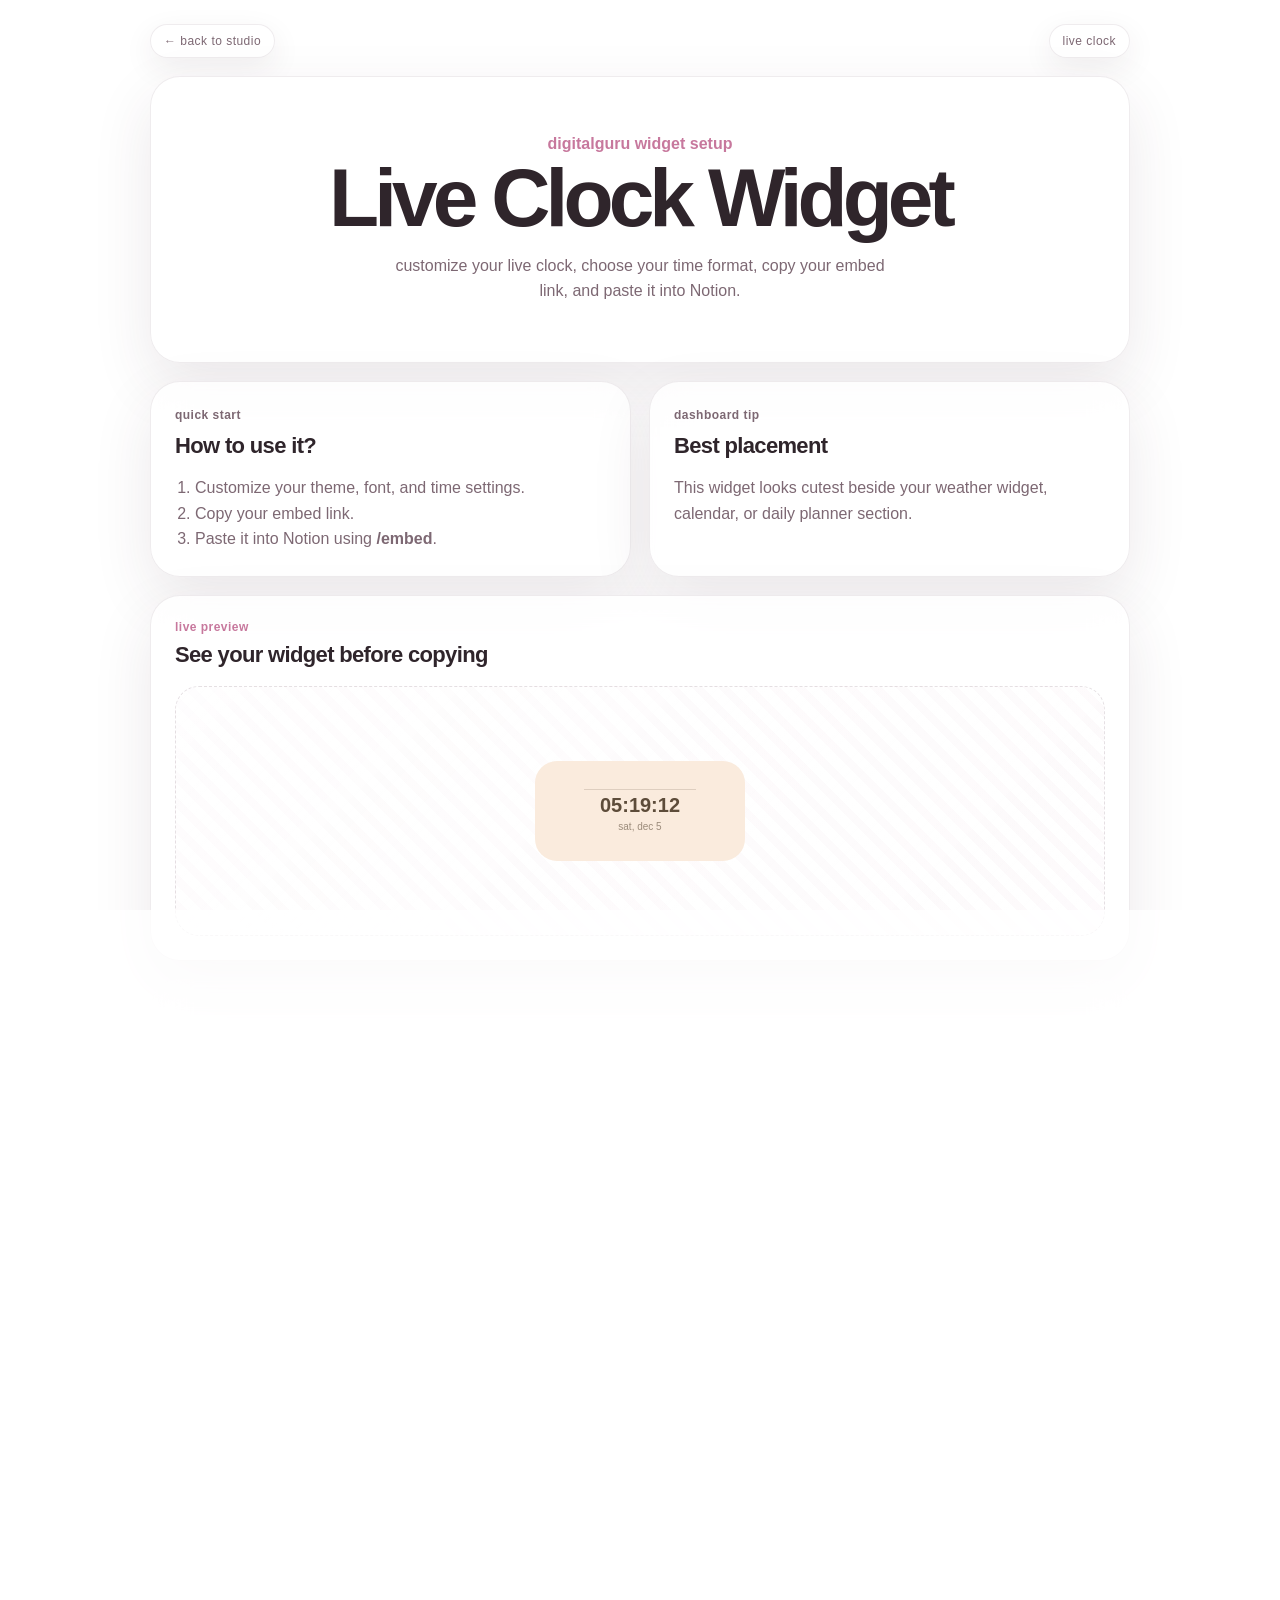
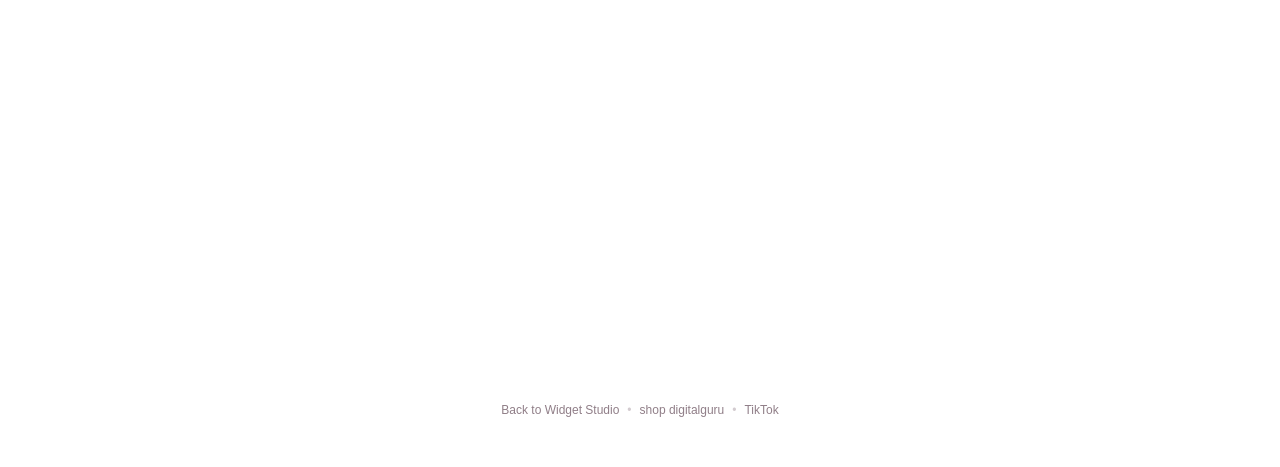
<file: index.html>
<!DOCTYPE html>
<html lang="en">
<head>
  <meta charset="UTF-8" />
  <meta name="viewport" content="width=device-width, initial-scale=1" />
  <title>DigitalGuru's Live Clock Widget</title>
  <link rel="stylesheet" href="style.css" />
</head>

<body>
  <main class="builder-page">
    <section class="builder-ui">

      <header class="builder-nav">
        <a href="https://digitalforguru.github.io/digitalguru-notion-widget-claim-hub/" class="back-link">← back to studio</a>
        <span class="status-pill">live clock</span>
      </header>

      <section class="hero-card">
        <p class="eyebrow">digitalguru widget setup</p>
        <h1>Live Clock Widget</h1>
        <p class="hero-subtitle">
          customize your live clock, choose your time format, copy your embed link, and paste it into Notion.
        </p>
      </section>

      <section class="guide-grid">
        <div class="info-card">
          <p class="section-label">quick start</p>
          <h2>How to use it?</h2>
          <ol>
            <li>Customize your theme, font, and time settings.</li>
            <li>Copy your embed link.</li>
            <li>Paste it into Notion using <strong>/embed</strong>.</li>
          </ol>
        </div>

        <div class="info-card">
          <p class="section-label">dashboard tip</p>
          <h2>Best placement</h2>
          <p>This widget looks cutest beside your weather widget, calendar, or daily planner section.</p>
        </div>
      </section>

      <section class="preview-card">
        <div class="section-heading">
          <p class="section-label">live preview</p>
          <h2>See your widget before copying</h2>
        </div>

        <div class="preview-frame">
          <div id="previewWidget" class="widget pink small-square">
            <div class="widget-content">
              <div class="divider-line"></div>
              <div id="previewClock" class="clock-display">00:00:00</div>
              <div id="previewDate" class="date-display"></div>
            </div>
          </div>
        </div>
      </section>

      <section class="customize-card">
        <div class="section-heading">
          <p class="section-label">customize</p>
          <h2>Make it match your dashboard</h2>
        </div>

        <div class="control-panel">
          <div class="top-left-controls">
            <div id="sizeBtn" class="btn size-btn" title="time">⩇⩇:⩇⩇</div>
            <div id="themeBtn" class="btn theme-btn" title="select theme"></div>
            <div id="appearanceToggle" class="btn appearance-toggle-btn" title="background">bg</div>
            <div id="fontToggle" class="btn font-toggle-btn" title="font">Aa</div>
          </div>

          <div id="sizeOptions" class="theme-options hidden">
            <div class="size-option" data-format="12hr">12hr</div>
            <div class="size-option" data-format="24hr">24hr</div>
            <div class="size-option" data-seconds="show">show seconds</div>
            <div class="size-option" data-seconds="hide">hide seconds</div>
          </div>

          <div id="themeOptions" class="theme-options hidden">
            <div class="theme-circle pink" data-theme="pink"></div>
            <div class="theme-circle beige" data-theme="beige"></div>
            <div class="theme-circle blue" data-theme="blue"></div>
            <div class="theme-circle green" data-theme="green"></div>
            <div class="theme-circle black" data-theme="black"></div>
            <div class="theme-circle white" data-theme="white"></div>
          </div>

          <div id="appearanceOptions" class="theme-options hidden appearance-options">
            <div class="appearance-option" data-appearance="light">light</div>
            <div class="appearance-option" data-appearance="dark">dark</div>
            <div class="appearance-option" data-appearance="system">system</div>
          </div>

          <div id="fontOptions" class="theme-options hidden">
            <div class="font-option" data-font="default">default</div>
            <div class="font-option" data-font="serif">serif</div>
            <div class="font-option" data-font="mono">mono</div>
          </div>
        </div>
      </section>

      <section class="setup-card">
        <div class="section-heading">
          <p class="section-label">embed</p>
          <h2>Copy your Notion link</h2>
        </div>

        <button id="copyLinkBtn" class="copy-btn">
          copy my embed Notion link .ᐟ.ᐟ
        </button>

        <p id="copyMessage" class="copy-message hidden">
          copied! paste into Notion .ᐟ.ᐟ
        </p>
      </section>

      <section class="faq-card">
        <p class="section-label">help</p>
        <h2>FAQ</h2>

        <details>
          <summary>How do I add this to Notion?</summary>
          <p>Copy your embed link, go to Notion, type /embed, paste the link, and confirm!</p>
        </details>

        <details>
          <summary>Can I change the time format later?</summary>
          <p>Yes! Come back to this builder page, update your clock settings, and copy the new link.</p>
        </details>

        <details>
          <summary>Will the time update live?</summary>
          <p>Yes, the clock updates automatically while it is open in Notion.</p>
        </details>
      </section>

      <section class="updates-card">
        <p class="section-label">recent updates</p>
        <h2>Live Clock Widget v1.0</h2>
        <ul>
          <li>Added 12hr and 24hr time options.</li>
          <li>Added show/hide seconds settings.</li>
          <li>Added matching Notion-style themes and fonts.</li>
        </ul>
      </section>

      <footer class="footer-links">
        <a href="https://digitalforguru.github.io/digitalguru-notion-widget-claim-hub/" class="footer-link">Back to Widget Studio</a>
        <span class="divider">•</span>
        <a href="https://stan.store/digitalforguru" target="_blank" class="footer-link">shop digitalguru</a>
        <span class="divider">•</span>
        <a href="https://tiktok.com/@digitaluru" target="_blank" class="footer-link">TikTok</a>
      </footer>

    </section>
  </main>

  <div id="widget" class="widget pink small-square embed-widget">
    <div class="widget-content">
      <div class="divider-line"></div>
      <div id="clock" class="clock-display">00:00:00</div>
      <div id="date" class="date-display"></div>
    </div>
  </div>

  <script src="clock.js"></script>
</body>
</html>
</file>
<file: style.css>
* {
  box-sizing: border-box;
  -webkit-font-smoothing: antialiased;
  -moz-osx-font-smoothing: grayscale;
}

:root {
  --page-bg: #ffffff;
  --text: #2f252b;
  --muted: #7d6873;
  --card-bg: rgba(255, 255, 255, 0.78);
  --card-border: rgba(80, 45, 65, 0.09);
  --shadow: 0 22px 60px rgba(70, 35, 55, 0.10);
  --soft-shadow: 0 10px 30px rgba(70, 35, 55, 0.08);
  --accent: #c7789d;
  --panel-bg: rgba(255, 255, 255, 0.95);
  --panel-text: #444;
  --panel-border: rgba(0, 0, 0, 0.08);
}

html,
body {
  margin: 0 !important;
  padding: 0 !important;
  min-height: 100%;
  background: var(--page-bg) !important;
}

body {
  font-family: 'Satoshi', ui-sans-serif, -apple-system, BlinkMacSystemFont, "Segoe UI", sans-serif;
  color: var(--text);
  overflow-x: hidden;
}

body::before {
  content: "";
  position: fixed;
  inset: 0;
  pointer-events: none;
  background:
    radial-gradient(circle at top left, rgba(244, 223, 235, 0.9), transparent 34%),
    radial-gradient(circle at bottom right, rgba(221, 235, 241, 0.75), transparent 35%);
  z-index: -1;
}

.hidden {
  display: none !important;
}

/* PAGE */

.builder-page {
  width: 100%;
  min-height: 100vh;
  padding: 24px 18px 50px;
}

.builder-ui {
  width: min(980px, 100%);
  margin: 0 auto;
  display: flex;
  flex-direction: column;
  gap: 18px;
}

.builder-nav {
  display: flex;
  justify-content: space-between;
  align-items: center;
  gap: 12px;
}

.back-link,
.footer-link {
  color: inherit;
  text-decoration: none;
}

.back-link,
.status-pill,
.section-label {
  font-size: 12px;
  text-transform: lowercase;
  letter-spacing: 0.04em;
}

.back-link,
.status-pill {
  padding: 9px 13px;
  border-radius: 999px;
  background: var(--card-bg);
  border: 1px solid var(--card-border);
  box-shadow: var(--soft-shadow);
  color: var(--muted);
}

.hero-card,
.preview-card,
.customize-card,
.setup-card,
.info-card,
.faq-card,
.updates-card {
  border-radius: 30px;
  background: var(--card-bg);
  border: 1px solid var(--card-border);
  box-shadow: var(--shadow);
  backdrop-filter: blur(18px);
}

.hero-card {
  padding: clamp(28px, 6vw, 58px);
  text-align: center;
}

.eyebrow,
.section-label {
  color: var(--accent);
  font-weight: 800;
  margin: 0 0 8px;
}

.hero-card h1 {
  margin: 0;
  font-size: clamp(42px, 8vw, 82px);
  line-height: 0.9;
  letter-spacing: -0.06em;
}

.hero-subtitle {
  max-width: 520px;
  margin: 18px auto 0;
  color: var(--muted);
  font-size: 16px;
  line-height: 1.6;
}

.preview-card,
.customize-card,
.setup-card,
.faq-card,
.updates-card {
  padding: 24px;
}

.section-heading {
  margin-bottom: 18px;
}

.section-heading h2,
.info-card h2,
.faq-card h2,
.updates-card h2 {
  margin: 0;
  font-size: 22px;
  letter-spacing: -0.03em;
}

.preview-frame {
  min-height: 250px;
  border-radius: 24px;
  background:
    linear-gradient(135deg, rgba(255,255,255,0.72), rgba(255,255,255,0.36)),
    repeating-linear-gradient(
      45deg,
      rgba(199,120,157,0.06) 0,
      rgba(199,120,157,0.06) 8px,
      transparent 8px,
      transparent 18px
    );
  border: 1px dashed rgba(80, 45, 65, 0.14);
  display: flex;
  justify-content: center;
  align-items: center;
  padding: 28px;
}

/* WIDGET */

.widget {
  border-radius: 22px;
  padding: 14px 12px;
  width: 210px;
  height: 100px;
  position: relative;
  display: flex;
  justify-content: center;
  align-items: center;
  text-align: center;
  font-size: 0.8rem;
  text-transform: lowercase;
  user-select: none;
  transition: transform 0.25s ease;
  box-shadow: none;
}

.widget.pink { background-color: #f4dfeb; color: #60355c; }
.widget.beige { background-color: #faebdd; color: #5d4c3a; }
.widget.blue { background-color: #ddebf1; color: #4b5c74; }
.widget.green { background-color: #ddedea; color: #5b6c5a; }
.widget.black { background-color: #17171a; color: #f5f3f1; }
.widget.white { background-color: #f8f6f3; color: #252225; }

.widget-content {
  width: 100%;
  display: flex;
  flex-direction: column;
  align-items: center;
  gap: 4px;
}

.widget-title {
  font-size: 12px;
  font-weight: 600;
  opacity: 0.7;
}

.divider-line {
  width: 60%;
  height: 1px;
  background: currentColor;
  opacity: 0.18;
}

#clock,
#previewClock {
  font-size: 20px;
  font-weight: 600;
  margin: 0;
}

#date,
#previewDate {
  font-size: 10px;
  opacity: 0.6;
  margin: 0;
}

/* CONTROLS */

.control-panel {
  position: relative;
  min-height: 180px;
  display: grid;
  place-items: center;
  gap: 14px;
}

.top-left-controls {
  position: relative;
  display: flex;
  gap: 12px;
  justify-content: center;
  align-items: center;
  flex-wrap: wrap;
}

.btn {
  cursor: pointer;
  width: 56px;
  height: 56px;
  border-radius: 18px;
  background: var(--panel-bg);
  color: var(--panel-text);
  border: 1px solid var(--panel-border);
  backdrop-filter: blur(12px);
  box-shadow: var(--soft-shadow);
  display: flex;
  align-items: center;
  justify-content: center;
  transition: transform 0.2s ease, opacity 0.2s ease;
}

.btn:hover {
  transform: translateY(-2px) scale(1.04);
}

.size-btn {
  font-size: 12px;
  font-weight: 700;
}

.theme-btn {
  width: 56px;
  height: 56px;
  border-radius: 18px;
  background-color: var(--theme-color, #f4dfeb);
}

.appearance-toggle-btn,
.font-toggle-btn {
  font-size: 13px;
  font-weight: 700;
}

.theme-options {
  position: absolute;
  top: 62%;
  left: 50%;
  transform: translate(-50%, -50%);
  z-index: 100;
  display: flex;
  align-items: center;
  gap: 10px;
  padding: 14px;
  border-radius: 18px;
  background: var(--panel-bg);
  color: var(--panel-text);
  border: 1px solid var(--panel-border);
  backdrop-filter: blur(16px);
  box-shadow: 0 18px 40px rgba(0,0,0,0.12);
}

.theme-options::before {
  content: "select theme";
  font-size: 11px;
  opacity: 0.6;
  white-space: nowrap;
}

#sizeOptions::before {
  content: "time settings";
}

.appearance-options::before {
  content: "background";
}

.theme-circle {
  width: 24px;
  height: 24px;
  border-radius: 50%;
  cursor: pointer;
  border: 2px solid rgba(0,0,0,0.08);
  transition: transform 0.2s ease, box-shadow 0.2s ease;
}

.theme-circle:hover {
  transform: scale(1.18);
  box-shadow: 0 6px 14px rgba(0,0,0,0.15);
}

.theme-circle.pink { background-color: #f4dfeb; }
.theme-circle.beige { background-color: #faebdd; }
.theme-circle.blue { background-color: #ddebf1; }
.theme-circle.green { background-color: #ddedea; }
.theme-circle.black { background: #17171a; }
.theme-circle.white {
  background: #f8f6f3;
  border: 1px solid rgba(0,0,0,0.08);
}

.theme-circle.active {
  border: 2px solid #333;
  transform: scale(1.15);
}

.font-option,
.appearance-option,
.size-option {
  font-size: 12px;
  padding: 7px 12px;
  border-radius: 999px;
  cursor: pointer;
  background: rgba(255,255,255,0.65);
  color: inherit;
  border: 1px solid var(--panel-border);
  transition: transform 0.2s ease, background 0.2s ease;
  white-space: nowrap;
}

.font-option:hover,
.appearance-option:hover,
.size-option:hover {
  transform: scale(1.05);
  background: rgba(255,255,255,0.9);
}

.font-option[data-font="default"] {
  font-family: ui-sans-serif, -apple-system, BlinkMacSystemFont, "Segoe UI", sans-serif;
}

.font-option[data-font="serif"] {
  font-family: Georgia, serif;
}

.font-option[data-font="mono"] {
  font-family: ui-monospace, SFMono-Regular, Menlo, monospace;
}

/* EMBED + GUIDE */

.copy-btn {
  width: 100%;
  padding: 14px 18px;
  font-size: 14px;
  border-radius: 18px;
  border: 1px solid var(--panel-border);
  cursor: pointer;
  background: var(--panel-bg);
  color: var(--panel-text);
  box-shadow: var(--soft-shadow);
  transition: transform 0.2s ease, opacity 0.2s ease;
}

.copy-btn:hover {
  transform: translateY(-2px);
  opacity: 0.9;
}

.copy-message {
  margin: 10px 0 0;
  font-size: 12px;
  color: var(--muted);
  opacity: 0;
  transition: opacity 0.3s ease;
  text-align: center;
}

.copy-message.show {
  opacity: 1;
}

.guide-grid {
  display: grid;
  grid-template-columns: 1fr 1fr;
  gap: 18px;
}

.info-card {
  padding: 24px;
}

.info-card p,
.info-card li,
.faq-card p,
.updates-card li {
  color: var(--muted);
  line-height: 1.6;
}

.info-card ol,
.updates-card ul {
  padding-left: 20px;
  margin-bottom: 0;
}

.faq-card details {
  margin-top: 12px;
  padding: 16px;
  border-radius: 18px;
  background: rgba(255,255,255,0.48);
  border: 1px solid var(--card-border);
}

.faq-card summary {
  cursor: pointer;
  font-weight: 700;
}

.footer-links {
  margin-top: 8px;
  display: flex;
  align-items: center;
  justify-content: center;
  flex-wrap: wrap;
  gap: 8px;
  font-size: 12px;
  color: var(--muted);
  opacity: 0.85;
}

.footer-link:hover {
  opacity: 1;
  transform: translateY(-1px);
}

.divider {
  opacity: 0.4;
}

/* APPEARANCE */

body.appearance-light {
  --page-bg: #ffffff;
  --panel-bg: rgba(255,255,255,0.95);
  --panel-text: #444;
  --panel-border: rgba(0,0,0,0.08);
}

body.appearance-dark {
  --page-bg: #191919;
  --text: #f6f1f4;
  --muted: #c9b8c1;
  --card-bg: rgba(25,25,25,0.82);
  --card-border: rgba(255,255,255,0.09);
  --panel-bg: rgba(25,25,25,0.95);
  --panel-text: #f5f5f5;
  --panel-border: rgba(255,255,255,0.1);
}

body.appearance-dark::before {
  background:
    radial-gradient(circle at top left, rgba(104, 65, 86, 0.45), transparent 34%),
    radial-gradient(circle at bottom right, rgba(54, 76, 86, 0.38), transparent 35%);
}

body.appearance-dark .font-option,
body.appearance-dark .appearance-option,
body.appearance-dark .size-option {
  background: rgba(255,255,255,0.08);
}

body.appearance-dark .font-option:hover,
body.appearance-dark .appearance-option:hover,
body.appearance-dark .size-option:hover {
  background: rgba(255,255,255,0.15);
}

@media (prefers-color-scheme: light) {
  body.appearance-system {
    --page-bg: #ffffff;
    --panel-bg: rgba(255,255,255,0.95);
    --panel-text: #444;
    --panel-border: rgba(0,0,0,0.08);
  }
}

@media (prefers-color-scheme: dark) {
  body.appearance-system {
    --page-bg: #191919;
    --text: #f6f1f4;
    --muted: #c9b8c1;
    --card-bg: rgba(25,25,25,0.82);
    --card-border: rgba(255,255,255,0.09);
    --panel-bg: rgba(25,25,25,0.95);
    --panel-text: #f5f5f5;
    --panel-border: rgba(255,255,255,0.1);
  }
}

body.appearance-dark .faq-card details {
  background: rgba(0,0,0,0.22);
  border-color: rgba(255,255,255,0.06);
}

body.appearance-dark .hero-card {
  background: rgba(20,20,20,0.88);
}

body.appearance-dark .preview-card,
body.appearance-dark .customize-card,
body.appearance-dark .setup-card,
body.appearance-dark .info-card,
body.appearance-dark .faq-card,
body.appearance-dark .updates-card {
  background: rgba(28,28,28,0.82);
}

body.appearance-dark .preview-frame {
  background:
    linear-gradient(
      135deg,
      rgba(28,28,28,0.92),
      rgba(18,18,18,0.86)
    ),
    repeating-linear-gradient(
      45deg,
      rgba(199,120,157,0.12) 0,
      rgba(199,120,157,0.12) 8px,
      transparent 8px,
      transparent 18px
    );
  border: 1px dashed rgba(255,255,255,0.08);
  box-shadow: inset 0 1px 0 rgba(255,255,255,0.03);
}

@media (prefers-color-scheme: dark) {
  body.appearance-system .faq-card details {
    background: rgba(0,0,0,0.22);
    border-color: rgba(255,255,255,0.06);
  }

  body.appearance-system .hero-card {
    background: rgba(20,20,20,0.88);
  }

  body.appearance-system .preview-card,
  body.appearance-system .customize-card,
  body.appearance-system .setup-card,
  body.appearance-system .info-card,
  body.appearance-system .faq-card,
  body.appearance-system .updates-card {
    background: rgba(28,28,28,0.82);
  }

  body.appearance-system .preview-frame {
    background:
      linear-gradient(
        135deg,
        rgba(28,28,28,0.92),
        rgba(18,18,18,0.86)
      ),
      repeating-linear-gradient(
        45deg,
        rgba(199,120,157,0.12) 0,
        rgba(199,120,157,0.12) 8px,
        transparent 8px,
        transparent 18px
      );
    border: 1px dashed rgba(255,255,255,0.08);
    box-shadow: inset 0 1px 0 rgba(255,255,255,0.03);
  }
}

@media (prefers-color-scheme: dark) {
  body.appearance-system .font-option,
  body.appearance-system .appearance-option,
  body.appearance-system .size-option {
    background: rgba(255,255,255,0.08);
    color: var(--panel-text);
    border-color: rgba(255,255,255,0.1);
  }

  body.appearance-system .font-option:hover,
  body.appearance-system .appearance-option:hover,
  body.appearance-system .size-option:hover {
    background: rgba(255,255,255,0.15);
  }
}

/* EMBED MODE */

.embed-widget {
  display: none;
}

html.embed-mode,
html.embed-mode body {
  width: 210px !important;
  height: 100px !important;
  min-width: 210px !important;
  min-height: 100px !important;
  max-width: 210px !important;
  max-height: 100px !important;
  margin: 0 !important;
  padding: 0 !important;
  overflow: hidden !important;
  border-radius: 22px !important;
}

html.embed-mode {
  background: transparent !important;
  background-color: transparent !important;
}

html.embed-mode body {
  background: var(--page-bg) !important;
  background-color: var(--page-bg) !important;
}

html.embed-mode body::before {
  display: none !important;
}

html.embed-mode .builder-page {
  display: none !important;
}

html.embed-mode .embed-widget {
  display: flex !important;
  width: 210px !important;
  height: 100px !important;
  border-radius: 20px !important;
  overflow: hidden !important;
  margin: 0 !important;
}

/* MOBILE */

@media (max-width: 700px) {
  .builder-page {
    padding: 16px 12px 36px;
  }

  .builder-nav {
    align-items: flex-start;
    flex-direction: column;
  }

  .hero-card,
  .preview-card,
  .customize-card,
  .setup-card,
  .info-card,
  .faq-card,
  .updates-card {
    border-radius: 24px;
  }

  .guide-grid {
    grid-template-columns: 1fr;
  }

  .theme-options {
    flex-wrap: wrap;
    width: min(320px, 92vw);
  }
}
</file>
